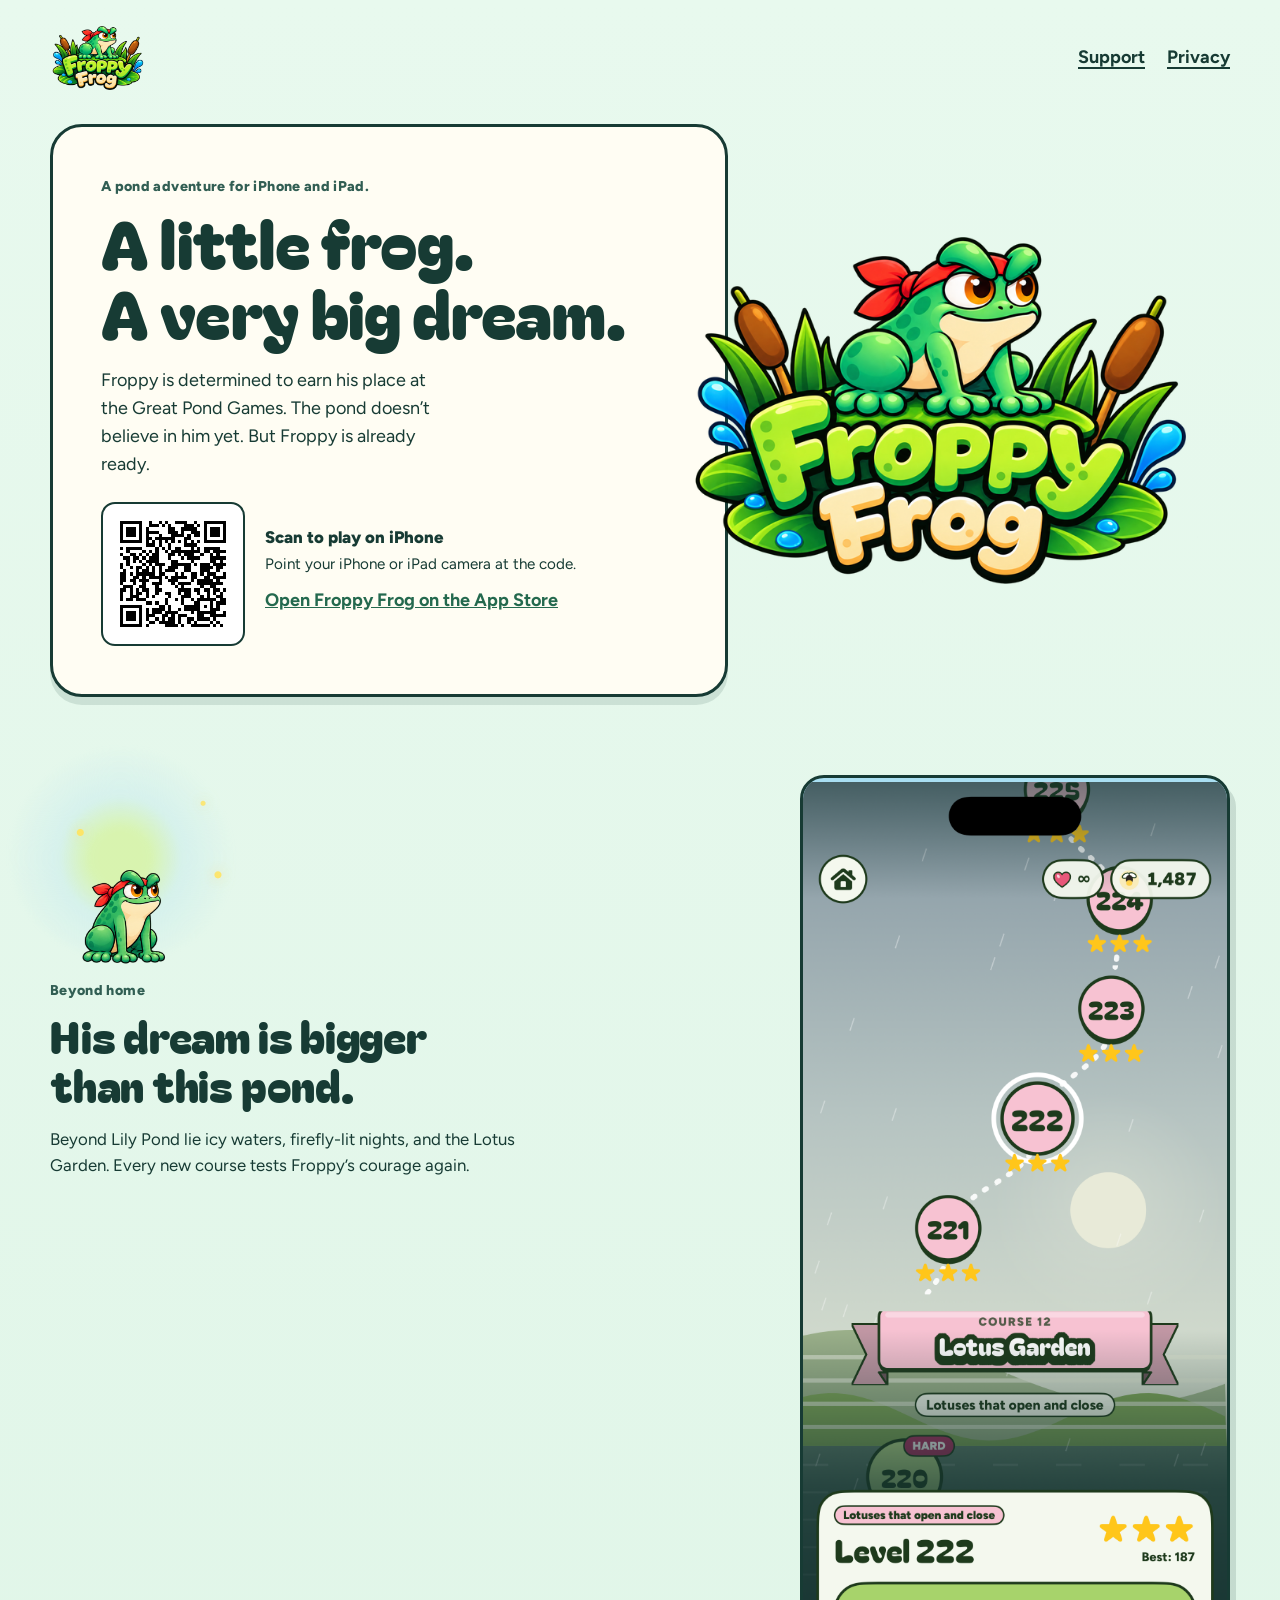
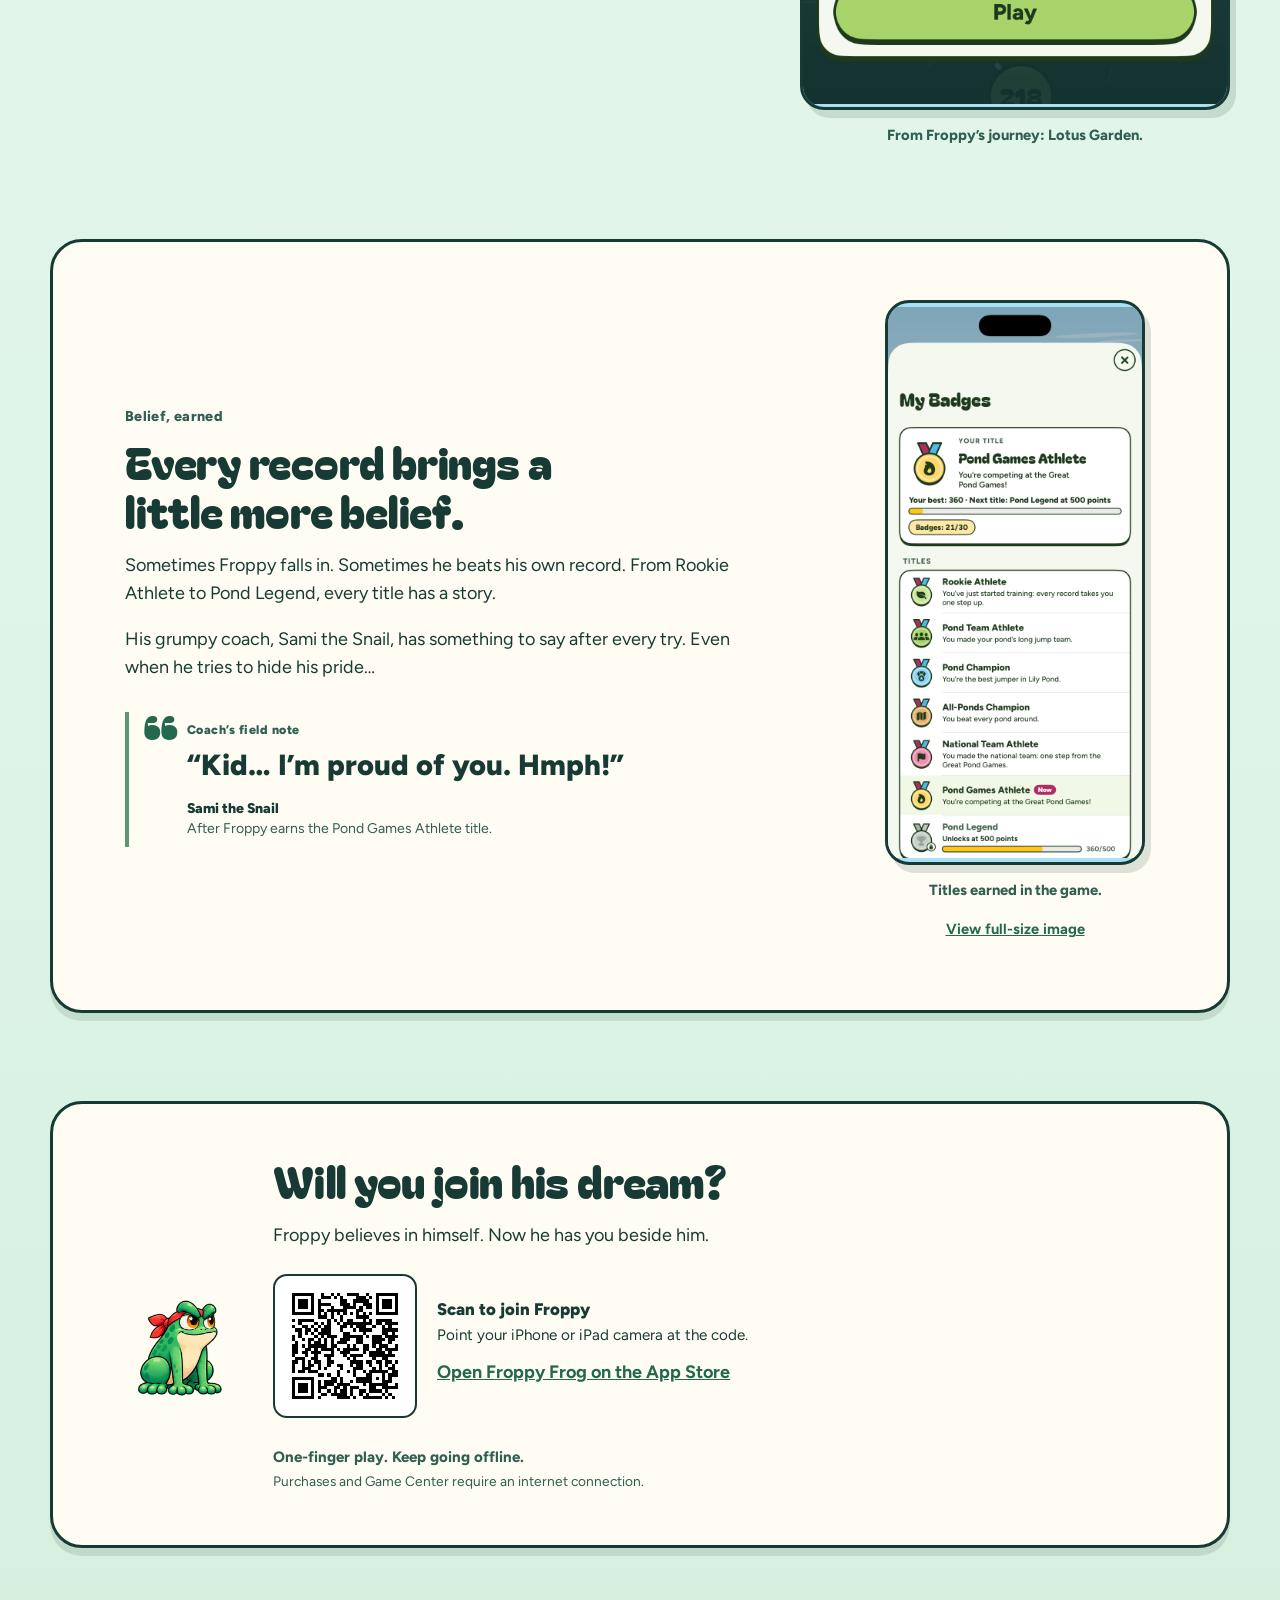
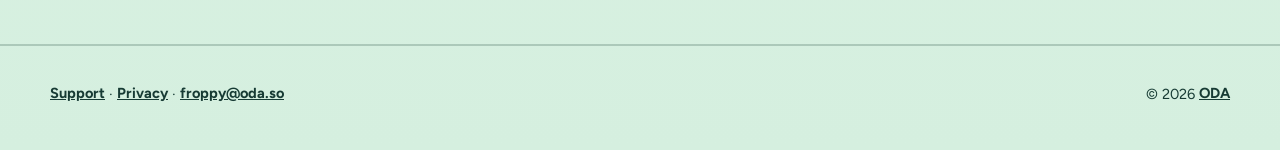
<file: index.html>
<!doctype html>
<html lang="en" class="no-js">
<head>
  <meta charset="utf-8">
  <meta name="viewport" content="width=device-width,initial-scale=1">
  <meta name="theme-color" content="#dff5e7">
  <title>Froppy Frog | A little frog. A very big dream.</title>
  <meta name="description" content="Join Froppy’s dream of reaching the Great Pond Games. Explore changing ponds, set new personal records, and earn titles on iPhone and iPad.">
  <link rel="canonical" href="https://froppyfrog.oda.so/">
  <meta property="og:type" content="website">
  <meta property="og:site_name" content="Froppy Frog">
  <meta property="og:title" content="Froppy Frog | A little frog. A very big dream.">
  <meta property="og:description" content="Join Froppy’s dream of reaching the Great Pond Games. Explore changing ponds, set new personal records, and earn titles on iPhone and iPad.">
  <meta property="og:url" content="https://froppyfrog.oda.so/">
  <meta property="og:image" content="https://froppyfrog.oda.so/assets/images/froppy-social.png">
  <meta property="og:image:width" content="990">
  <meta property="og:image:height" content="660">
  <meta property="og:image:alt" content="Froppy Frog logo with a green frog in a red bandana, lily pads, and reeds">
  <meta name="twitter:card" content="summary_large_image">
  <meta name="twitter:title" content="Froppy Frog | A little frog. A very big dream.">
  <meta name="twitter:description" content="Join Froppy’s dream of reaching the Great Pond Games.">
  <meta name="twitter:image" content="https://froppyfrog.oda.so/assets/images/froppy-social.png">
  <meta name="twitter:image:alt" content="Froppy Frog logo with a green frog in a red bandana, lily pads, and reeds">
  <meta name="apple-itunes-app" content="app-id=6817477024">
  <link rel="icon" href="/assets/images/froppy-logo.png" type="image/png">
  <link rel="preload" href="/assets/fonts/Figtree-Latin.woff2" as="font" type="font/woff2" crossorigin>
  <link rel="preload" href="/assets/fonts/BagelFatOne-Latin.woff2" as="font" type="font/woff2" crossorigin>
  <link rel="stylesheet" href="/style.css">
  <script>document.documentElement.classList.replace('no-js','js')</script>
  <script src="/store-handoff.js"></script>
  <script src="/script.js" defer></script>
</head>
<body class="landing-page">
  <a class="skip-link" href="#main-content">Skip to main content</a>

  <header class="site-header">
    <nav class="site-nav shell" aria-label="Main navigation">
      <a class="brand-lockup header-brand" href="/" aria-current="page">
        <img src="/assets/images/froppy-logo.png" width="660" height="440" alt="Froppy Frog" fetchpriority="low">
      </a>
      <div class="nav-links">
        <a href="/support">Support</a>
        <a href="/privacy">Privacy</a>
      </div>
    </nav>
  </header>

  <main id="main-content">
    <section class="hero shell" aria-labelledby="hero-title">
      <div class="hero-art">
        <img src="/assets/images/froppy-logo.png" width="660" height="440" alt="Froppy Frog" fetchpriority="low" decoding="async">
      </div>
      <div class="hero-copy paper-panel">
        <p class="eyebrow">A pond adventure for iPhone and iPad.</p>
        <h1 id="hero-title" aria-label="A little frog. A very big dream."><span class="hero-title-line" aria-hidden="true">A little frog.</span> <span class="hero-title-line" aria-hidden="true">A very big dream.</span></h1>
        <p>Froppy is determined to earn his place at the Great Pond Games. The pond doesn’t believe in him yet. But Froppy is already ready.</p>
        <div class="store-handoff">
          <a class="store-badge" href="https://apps.apple.com/app/id6817477024?ct=w-en-home-index-hero">
            <img src="/assets/store/app-store-badge-en-us.svg" width="162" height="54" alt="Download Froppy Frog on the App Store">
          </a>
          <div class="store-qr">
            <img src="/assets/store/froppy-qr-home.svg" width="144" height="144" alt="QR code that opens Froppy Frog on the App Store" decoding="async">
            <div class="store-qr-copy">
              <p class="store-qr-title">Scan to play on iPhone</p>
              <p>Point your iPhone or iPad camera at the code.</p>
              <a href="https://apps.apple.com/app/id6817477024?ct=w-en-home-index-hero">Open Froppy Frog on the App Store</a>
            </div>
          </div>
          <p class="store-note">Froppy Frog is available for iPhone and iPad. <a href="https://apps.apple.com/app/id6817477024?ct=w-en-home-index-hero">See it on the App Store</a></p>
        </div>
      </div>
    </section>

    <section class="world-story shell" id="story" aria-labelledby="world-title">
      <div class="story-copy world-copy">
        <img class="story-froppy" src="/assets/images/hoppy-resting.png" width="512" height="512" alt="Froppy Frog, ready for the journey" loading="lazy" decoding="async">
        <p class="eyebrow">Beyond home</p>
        <h2 id="world-title">His dream is bigger than this pond.</h2>
        <p>Beyond Lily Pond lie icy waters, firefly-lit nights, and the Lotus Garden. Every new course tests Froppy’s courage again.</p>
      </div>

      <figure class="story-proof map-proof">
        <div class="media-frame map-frame">
          <img data-lazy-src="/assets/screenshots/4-map.png" width="1206" height="2622" decoding="async" alt="Adventure map showing Froppy at Level 222 in Lotus Garden">
          <noscript><img src="/assets/screenshots/4-map.png" width="1206" height="2622" loading="lazy" alt="Adventure map showing Froppy at Level 222 in Lotus Garden"></noscript>
          <div class="image-fallback" hidden>
            <p>Image couldn’t load.</p>
            <button type="button" class="retry-image">Try again</button>
          </div>
        </div>
        <figcaption>From Froppy’s journey: Lotus Garden.</figcaption>
      </figure>
    </section>

    <section class="belief-story shell" aria-labelledby="belief-title">
      <div class="belief-bank paper-panel">
        <div class="belief-copy">
          <p class="eyebrow">Belief, earned</p>
          <h2 id="belief-title">Every record brings a little more belief.</h2>
          <p>Sometimes Froppy falls in. Sometimes he beats his own record. From Rookie Athlete to Pond Legend, every title has a story.</p>
          <p>His grumpy coach, Sami the Snail, has something to say after every try. Even when he tries to hide his pride…</p>
          <blockquote>
            <p class="quote-label">Coach’s field note</p>
            <p>“Kid… I’m proud of you. Hmph!”</p>
            <footer><cite>Sami the Snail</cite><span>After Froppy earns the Pond Games Athlete title.</span></footer>
          </blockquote>
        </div>

        <figure class="story-proof badge-proof">
          <div class="media-frame badge-frame">
            <img data-lazy-src="/assets/screenshots/5-badges.png" width="1320" height="2868" decoding="async" alt="My Badges screen showing titles from Rookie Athlete to Pond Legend">
            <noscript><img src="/assets/screenshots/5-badges.png" width="1320" height="2868" loading="lazy" alt="My Badges screen showing titles from Rookie Athlete to Pond Legend"></noscript>
            <div class="image-fallback" hidden>
              <p>Image couldn’t load.</p>
              <button type="button" class="retry-image">Try again</button>
            </div>
          </div>
          <figcaption>
            <span>Titles earned in the game.</span>
            <a href="/assets/screenshots/5-badges.png" target="_blank" rel="noopener">View full-size image</a>
          </figcaption>
        </figure>
      </div>
    </section>

    <section class="closing shell" aria-labelledby="closing-title">
      <div class="closing-bank paper-panel">
        <img data-lazy-src="/assets/images/hoppy-resting.png" width="512" height="512" decoding="async" alt="">
        <noscript><img src="/assets/images/hoppy-resting.png" width="512" height="512" loading="lazy" alt=""></noscript>
        <div class="closing-copy">
          <h2 id="closing-title">Will you join his dream?</h2>
          <p>Froppy believes in himself. Now he has you beside him.</p>
          <div class="store-handoff">
            <a class="store-badge" href="https://apps.apple.com/app/id6817477024?ct=w-en-home-index-end">
              <img src="/assets/store/app-store-badge-en-us.svg" width="162" height="54" alt="Download Froppy Frog on the App Store">
            </a>
            <div class="store-qr">
              <img src="/assets/store/froppy-qr-home.svg" width="144" height="144" alt="QR code that opens Froppy Frog on the App Store" loading="lazy" decoding="async">
              <div class="store-qr-copy">
                <p class="store-qr-title">Scan to join Froppy</p>
                <p>Point your iPhone or iPad camera at the code.</p>
                <a href="https://apps.apple.com/app/id6817477024?ct=w-en-home-index-end">Open Froppy Frog on the App Store</a>
              </div>
            </div>
            <p class="store-note">Froppy Frog is available for iPhone and iPad. <a href="https://apps.apple.com/app/id6817477024?ct=w-en-home-index-end">See it on the App Store</a></p>
          </div>
          <p class="product-note">One-finger play. Keep going offline.</p>
          <p class="utility-note">Purchases and Game Center require an internet connection.</p>
        </div>
      </div>
    </section>
  </main>

  <footer class="site-footer">
    <div class="shell footer-row">
      <p><a href="/support">Support</a> · <a href="/privacy">Privacy</a> · <a href="mailto:froppy@oda.so">froppy@oda.so</a></p>
      <p>© 2026 <a href="https://oda.so">ODA</a></p>
    </div>
  </footer>
</body>
</html>
</file>
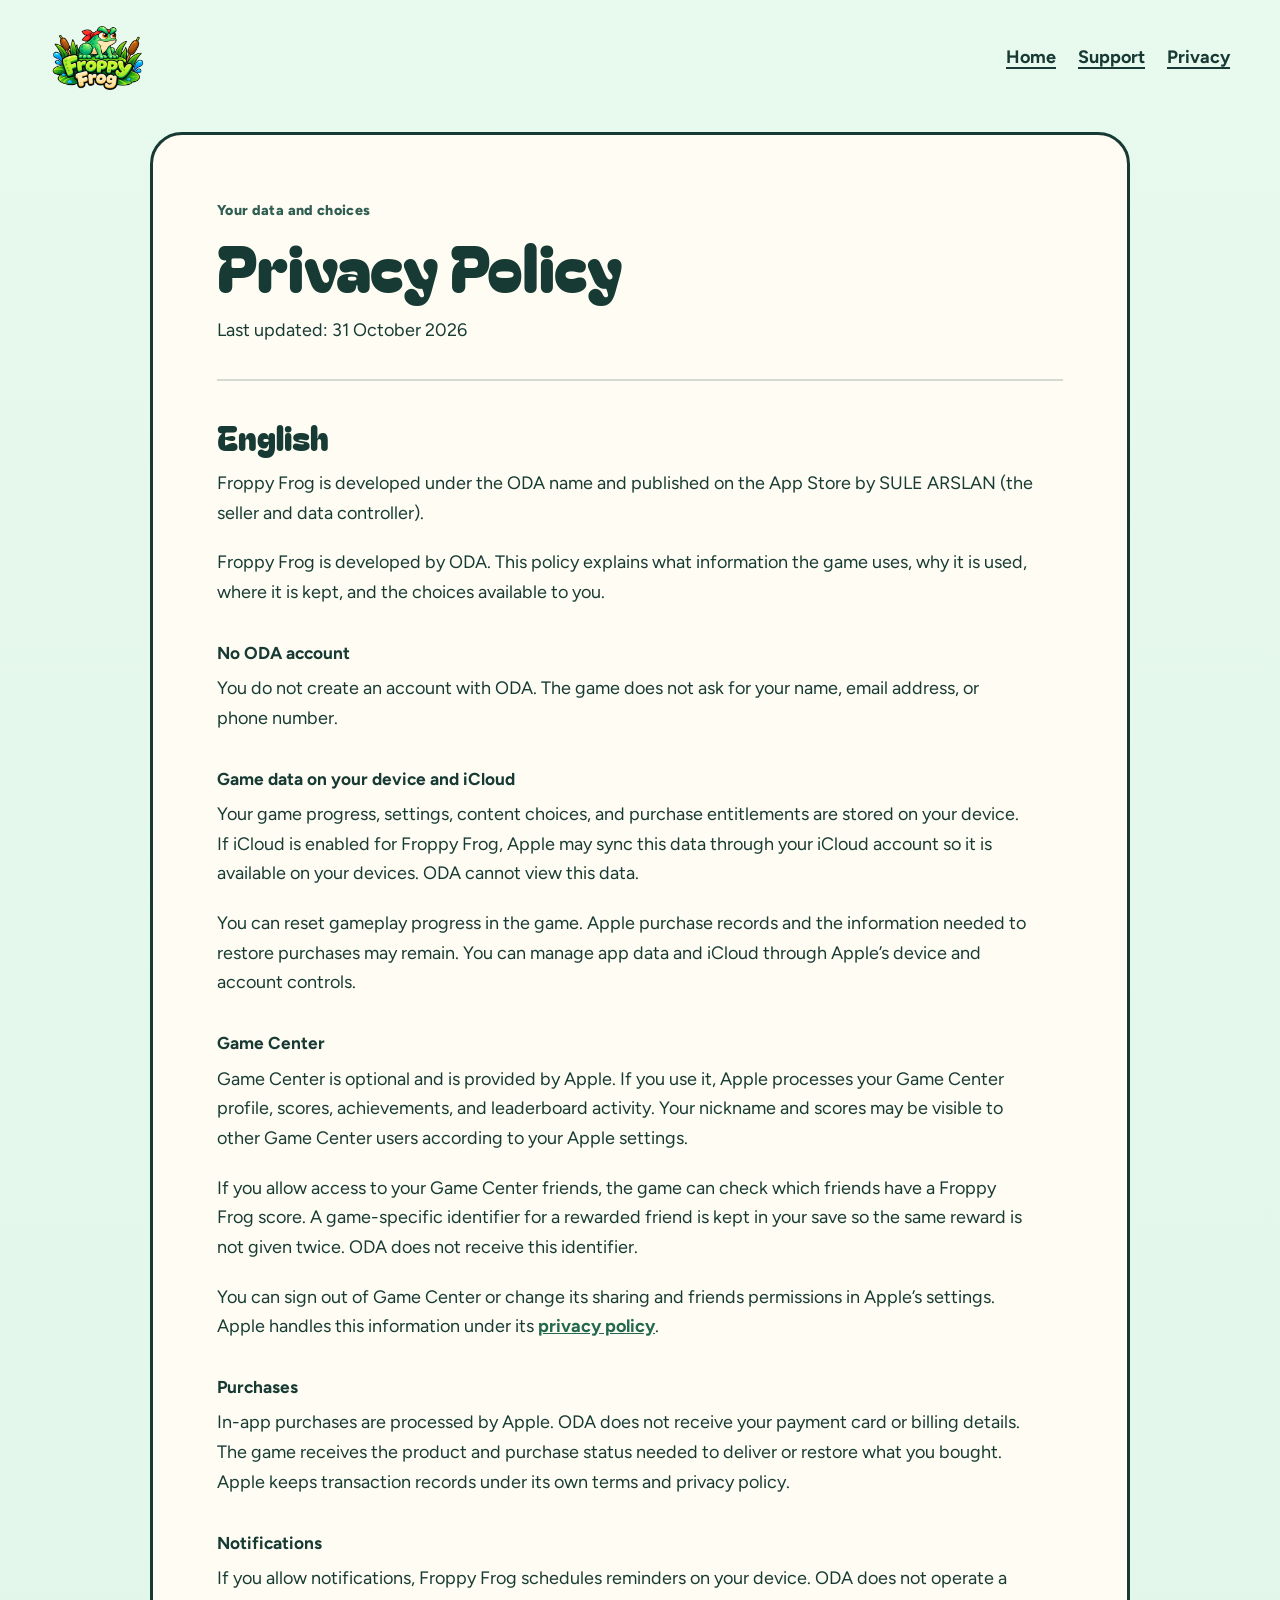
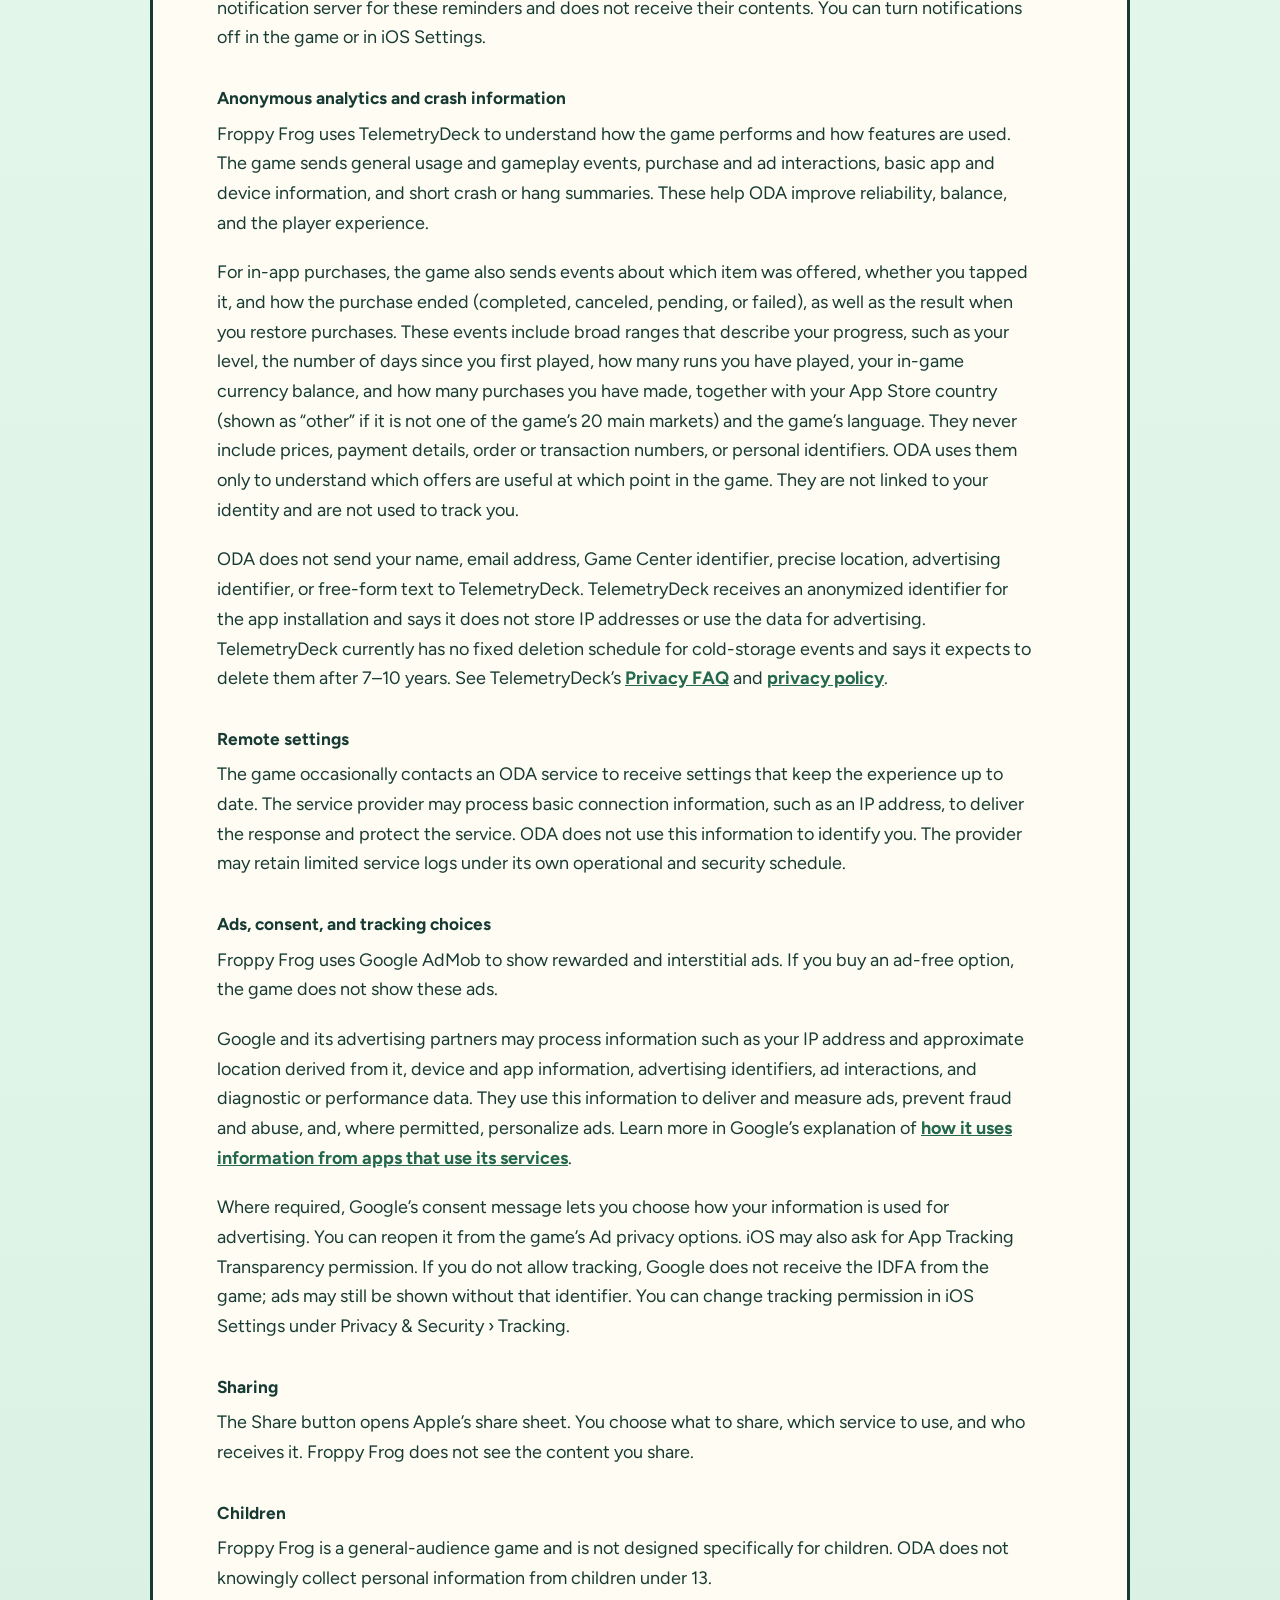
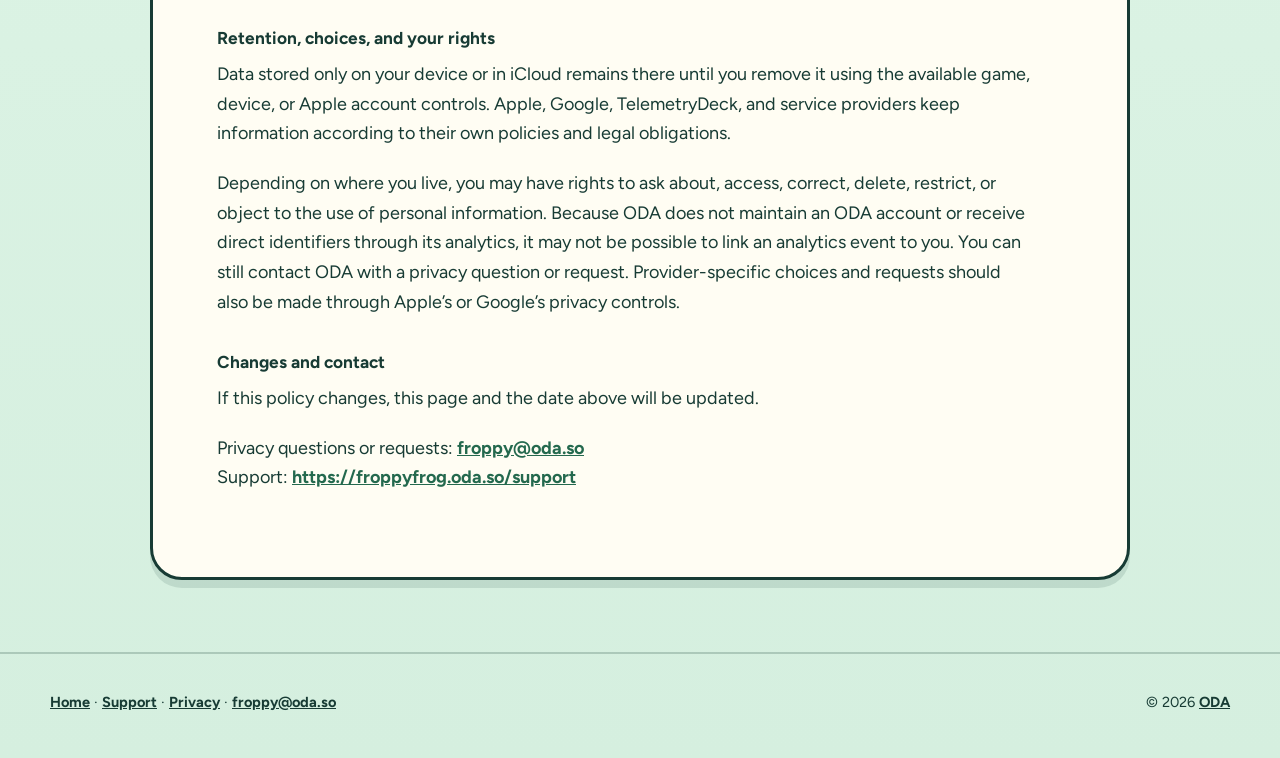
<file: privacy/index.html>
<!doctype html>
<html lang="en">
<head>
<meta charset="utf-8">
<meta name="viewport" content="width=device-width,initial-scale=1">
<meta name="theme-color" content="#dff5e7">
<title>Froppy Frog Privacy Policy</title>
<meta name="description" content="Froppy Frog privacy policy: device and iCloud data, Game Center, purchases, analytics, ads, and your choices.">
<link rel="icon" href="/assets/images/froppy-logo.png" type="image/png">
<link rel="preload" href="/assets/fonts/Figtree-Latin.woff2" as="font" type="font/woff2" crossorigin>
<link rel="preload" href="/assets/fonts/BagelFatOne-Latin.woff2" as="font" type="font/woff2" crossorigin>
<link rel="stylesheet" href="/style.css">
</head>
<body class="utility-page">
<a class="skip-link" href="#main-content">Skip to main content</a>

<header class="site-header utility-header">
  <nav class="site-nav shell" aria-label="Main navigation">
    <a class="brand-lockup header-brand" href="/">
      <img src="/assets/images/froppy-logo.png" width="660" height="440" alt="Froppy Frog" fetchpriority="low">
    </a>
    <div class="nav-links">
      <a href="/">Home</a>
      <a href="/support">Support</a>
      <a href="/privacy" aria-current="page">Privacy</a>
    </div>
  </nav>
</header>

<main id="main-content" class="utility-main shell">
<!-- Generated from the reviewed docs/PRIVACY_POLICY.md source, SHA-256 ed4fbae4b524ca77c8120957e0f01da1ca6937fc1ccf9b0ab704aa4d2c28c164. -->
<article class="utility-paper paper-panel privacy-paper">
<header class="utility-title">
  <p class="eyebrow">Your data and choices</p>
  <h1>Privacy Policy</h1>
  <p>Last updated: 31 October 2026</p>
</header>

<section id="en-content" class="language-panel language-panel-en" lang="en" aria-labelledby="en-title">
<h2 id="en-title">English</h2>
<p>Froppy Frog is developed under the ODA name and published on the App Store by SULE ARSLAN (the seller and data controller).</p>
<p>Froppy Frog is developed by ODA. This policy explains what information the game uses, why it is used, where it is kept, and the choices available to you.</p>
<h3>No ODA account</h3>
<p>You do not create an account with ODA. The game does not ask for your name, email address, or phone number.</p>
<h3>Game data on your device and iCloud</h3>
<p>Your game progress, settings, content choices, and purchase entitlements are stored on your device. If iCloud is enabled for Froppy Frog, Apple may sync this data through your iCloud account so it is available on your devices. ODA cannot view this data.</p>
<p>You can reset gameplay progress in the game. Apple purchase records and the information needed to restore purchases may remain. You can manage app data and iCloud through Apple’s device and account controls.</p>
<h3>Game Center</h3>
<p>Game Center is optional and is provided by Apple. If you use it, Apple processes your Game Center profile, scores, achievements, and leaderboard activity. Your nickname and scores may be visible to other Game Center users according to your Apple settings.</p>
<p>If you allow access to your Game Center friends, the game can check which friends have a Froppy Frog score. A game-specific identifier for a rewarded friend is kept in your save so the same reward is not given twice. ODA does not receive this identifier.</p>
<p>You can sign out of Game Center or change its sharing and friends permissions in Apple’s settings. Apple handles this information under its <a href="https://www.apple.com/legal/privacy/">privacy policy</a>.</p>
<h3>Purchases</h3>
<p>In-app purchases are processed by Apple. ODA does not receive your payment card or billing details. The game receives the product and purchase status needed to deliver or restore what you bought. Apple keeps transaction records under its own terms and privacy policy.</p>
<h3>Notifications</h3>
<p>If you allow notifications, Froppy Frog schedules reminders on your device. ODA does not operate a notification server for these reminders and does not receive their contents. You can turn notifications off in the game or in iOS Settings.</p>
<h3>Anonymous analytics and crash information</h3>
<p>Froppy Frog uses TelemetryDeck to understand how the game performs and how features are used. The game sends general usage and gameplay events, purchase and ad interactions, basic app and device information, and short crash or hang summaries. These help ODA improve reliability, balance, and the player experience.</p>
<p>For in-app purchases, the game also sends events about which item was offered, whether you tapped it, and how the purchase ended (completed, canceled, pending, or failed), as well as the result when you restore purchases. These events include broad ranges that describe your progress, such as your level, the number of days since you first played, how many runs you have played, your in-game currency balance, and how many purchases you have made, together with your App Store country (shown as “other” if it is not one of the game’s 20 main markets) and the game’s language. They never include prices, payment details, order or transaction numbers, or personal identifiers. ODA uses them only to understand which offers are useful at which point in the game. They are not linked to your identity and are not used to track you.</p>
<p>ODA does not send your name, email address, Game Center identifier, precise location, advertising identifier, or free-form text to TelemetryDeck. TelemetryDeck receives an anonymized identifier for the app installation and says it does not store IP addresses or use the data for advertising. TelemetryDeck currently has no fixed deletion schedule for cold-storage events and says it expects to delete them after 7–10 years. See TelemetryDeck’s <a href="https://telemetrydeck.com/docs/guides/privacy-faq/">Privacy FAQ</a> and <a href="https://telemetrydeck.com/privacy/">privacy policy</a>.</p>
<h3>Remote settings</h3>
<p>The game occasionally contacts an ODA service to receive settings that keep the experience up to date. The service provider may process basic connection information, such as an IP address, to deliver the response and protect the service. ODA does not use this information to identify you. The provider may retain limited service logs under its own operational and security schedule.</p>
<h3>Ads, consent, and tracking choices</h3>
<p>Froppy Frog uses Google AdMob to show rewarded and interstitial ads. If you buy an ad-free option, the game does not show these ads.</p>
<p>Google and its advertising partners may process information such as your IP address and approximate location derived from it, device and app information, advertising identifiers, ad interactions, and diagnostic or performance data. They use this information to deliver and measure ads, prevent fraud and abuse, and, where permitted, personalize ads. Learn more in Google’s explanation of <a href="https://policies.google.com/technologies/partner-sites">how it uses information from apps that use its services</a>.</p>
<p>Where required, Google’s consent message lets you choose how your information is used for advertising. You can reopen it from the game’s Ad privacy options. iOS may also ask for App Tracking Transparency permission. If you do not allow tracking, Google does not receive the IDFA from the game; ads may still be shown without that identifier. You can change tracking permission in iOS Settings under Privacy &amp; Security › Tracking.</p>
<h3>Sharing</h3>
<p>The Share button opens Apple’s share sheet. You choose what to share, which service to use, and who receives it. Froppy Frog does not see the content you share.</p>
<h3>Children</h3>
<p>Froppy Frog is a general-audience game and is not designed specifically for children. ODA does not knowingly collect personal information from children under 13.</p>
<h3>Retention, choices, and your rights</h3>
<p>Data stored only on your device or in iCloud remains there until you remove it using the available game, device, or Apple account controls. Apple, Google, TelemetryDeck, and service providers keep information according to their own policies and legal obligations.</p>
<p>Depending on where you live, you may have rights to ask about, access, correct, delete, restrict, or object to the use of personal information. Because ODA does not maintain an ODA account or receive direct identifiers through its analytics, it may not be possible to link an analytics event to you. You can still contact ODA with a privacy question or request. Provider-specific choices and requests should also be made through Apple’s or Google’s privacy controls.</p>
<h3>Changes and contact</h3>
<p>If this policy changes, this page and the date above will be updated.</p>
<p>Privacy questions or requests: <a href="mailto:froppy@oda.so">froppy@oda.so</a><br> Support: <a href="/support">https://froppyfrog.oda.so/support</a></p>
</section>
</article>
</main>

<footer class="site-footer">
  <div class="shell footer-row">
    <p><a href="/">Home</a> · <a href="/support">Support</a> · <a href="/privacy">Privacy</a> · <a href="mailto:froppy@oda.so">froppy@oda.so</a></p>
    <p>© 2026 <a href="https://oda.so">ODA</a></p>
  </div>
</footer>
</body>
</html>
</file>
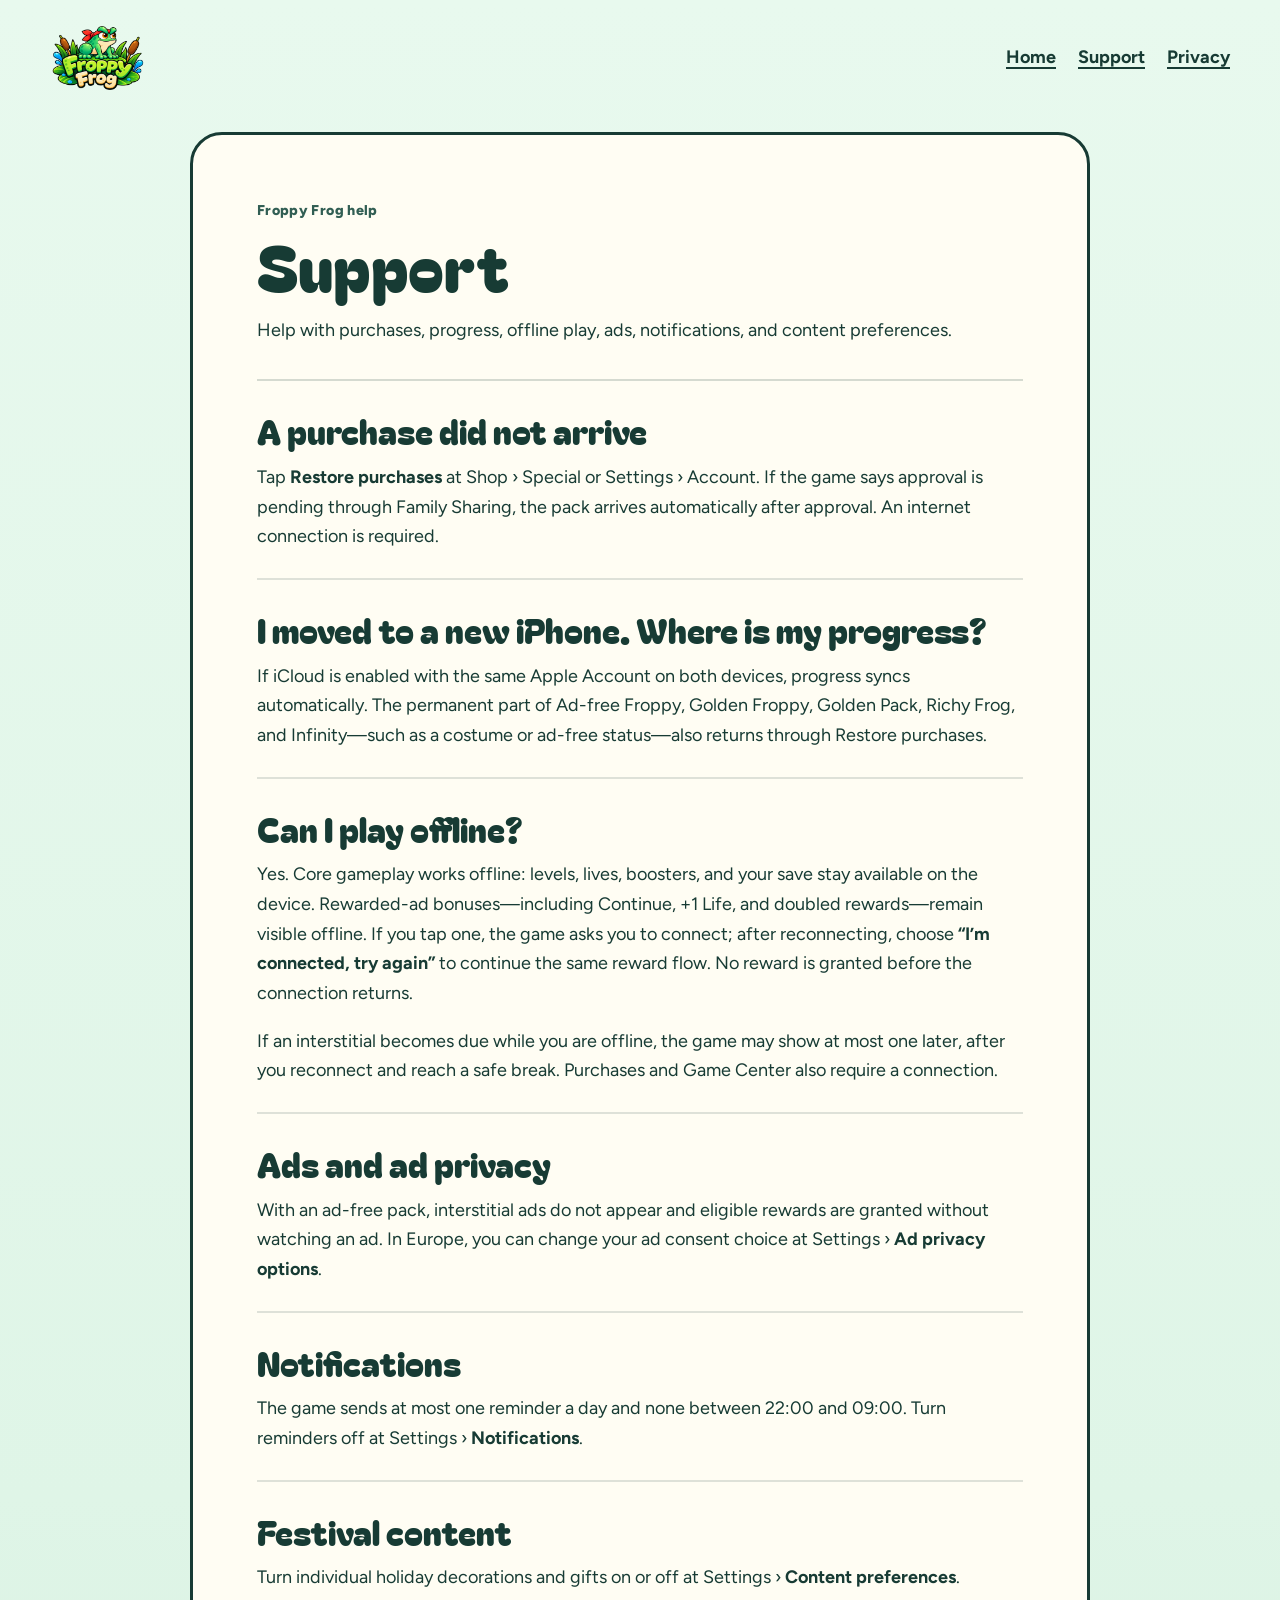
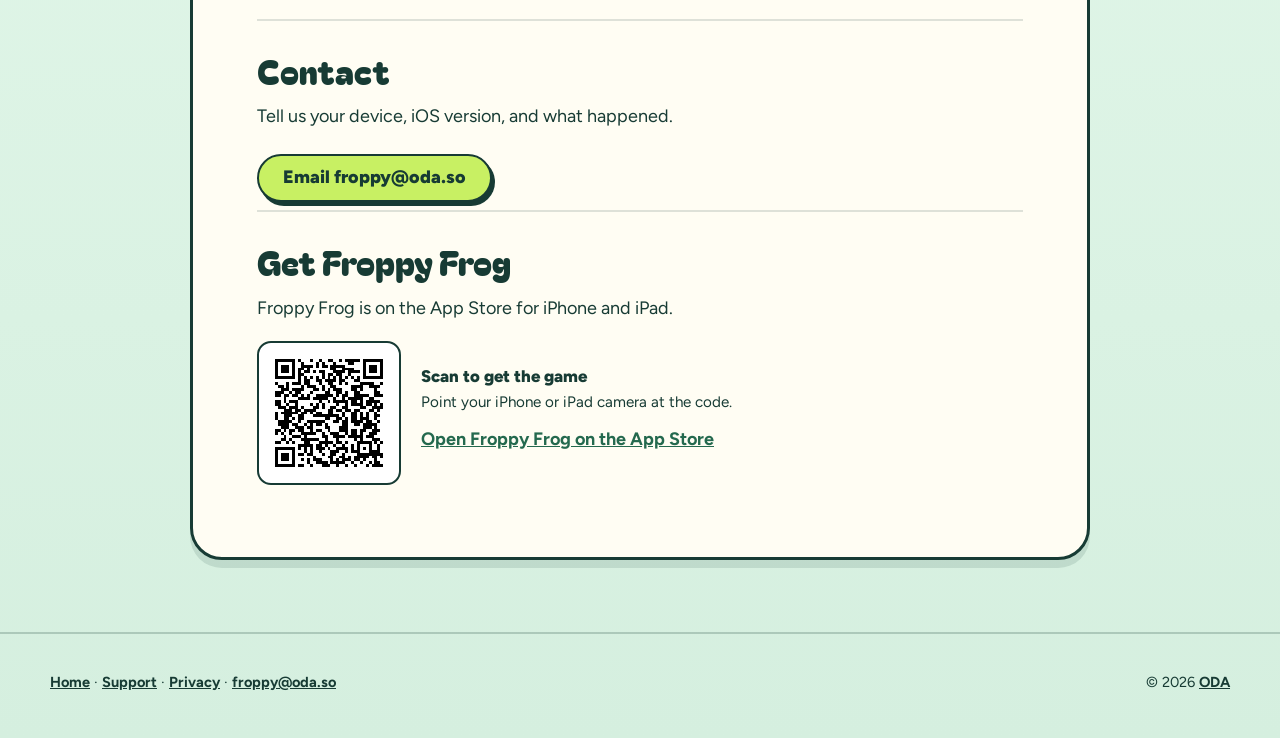
<file: support/index.html>
<!doctype html>
<html lang="en">
<head>
<meta charset="utf-8">
<meta name="viewport" content="width=device-width,initial-scale=1">
<meta name="theme-color" content="#dff5e7">
<title>Froppy Frog Support</title>
<meta name="description" content="Froppy Frog support for purchases, iCloud sync, offline play, ads, notifications, content preferences, and contact.">
<link rel="icon" href="/assets/images/froppy-logo.png" type="image/png">
<link rel="preload" href="/assets/fonts/Figtree-Latin.woff2" as="font" type="font/woff2" crossorigin>
<link rel="preload" href="/assets/fonts/BagelFatOne-Latin.woff2" as="font" type="font/woff2" crossorigin>
<link rel="stylesheet" href="/style.css">
<script src="/store-handoff.js"></script>
</head>
<body class="utility-page">
<a class="skip-link" href="#main-content">Skip to main content</a>

<header class="site-header utility-header">
  <nav class="site-nav shell" aria-label="Main navigation">
    <a class="brand-lockup header-brand" href="/">
      <img src="/assets/images/froppy-logo.png" width="660" height="440" alt="Froppy Frog" fetchpriority="low">
    </a>
    <div class="nav-links">
      <a href="/">Home</a>
      <a href="/support" aria-current="page">Support</a>
      <a href="/privacy">Privacy</a>
    </div>
  </nav>
</header>

<main id="main-content" class="utility-main shell">
  <article class="utility-paper paper-panel">
    <header class="utility-title">
      <p class="eyebrow">Froppy Frog help</p>
      <h1>Support</h1>
      <p>Help with purchases, progress, offline play, ads, notifications, and content preferences.</p>
    </header>

    <section class="utility-section">
      <h2>A purchase did not arrive</h2>
      <p>Tap <strong>Restore purchases</strong> at Shop › Special or Settings › Account. If the game says approval is pending through Family Sharing, the pack arrives automatically after approval. An internet connection is required.</p>
    </section>

    <section class="utility-section">
      <h2>I moved to a new iPhone. Where is my progress?</h2>
      <p>If iCloud is enabled with the same Apple Account on both devices, progress syncs automatically. The permanent part of Ad-free Froppy, Golden Froppy, Golden Pack, Richy Frog, and Infinity—such as a costume or ad-free status—also returns through Restore purchases.</p>
    </section>

    <section class="utility-section">
      <h2>Can I play offline?</h2>
      <p>Yes. Core gameplay works offline: levels, lives, boosters, and your save stay available on the device. Rewarded-ad bonuses—including Continue, +1 Life, and doubled rewards—remain visible offline. If you tap one, the game asks you to connect; after reconnecting, choose <strong>“I’m connected, try again”</strong> to continue the same reward flow. No reward is granted before the connection returns.</p>
      <p>If an interstitial becomes due while you are offline, the game may show at most one later, after you reconnect and reach a safe break. Purchases and Game Center also require a connection.</p>
    </section>

    <section class="utility-section">
      <h2>Ads and ad privacy</h2>
      <p>With an ad-free pack, interstitial ads do not appear and eligible rewards are granted without watching an ad. In Europe, you can change your ad consent choice at Settings › <strong>Ad privacy options</strong>.</p>
    </section>

    <section class="utility-section">
      <h2>Notifications</h2>
      <p>The game sends at most one reminder a day and none between 22:00 and 09:00. Turn reminders off at Settings › <strong>Notifications</strong>.</p>
    </section>

    <section class="utility-section">
      <h2>Festival content</h2>
      <p>Turn individual holiday decorations and gifts on or off at Settings › <strong>Content preferences</strong>.</p>
    </section>

    <section class="utility-section utility-contact">
      <h2>Contact</h2>
      <p>Tell us your device, iOS version, and what happened.</p>
      <a class="button button-primary" href="mailto:froppy@oda.so">Email froppy@oda.so</a>
    </section>
    <section class="utility-section utility-store" aria-labelledby="store-title">
      <h2 id="store-title">Get Froppy Frog</h2>
      <p>Froppy Frog is on the App Store for iPhone and iPad.</p>
      <div class="store-handoff">
        <a class="store-badge" href="https://apps.apple.com/app/id6817477024?ct=w-en-support-index-end">
          <img src="/assets/store/app-store-badge-en-us.svg" width="162" height="54" alt="Download Froppy Frog on the App Store">
        </a>
        <div class="store-qr">
          <img src="/assets/store/froppy-qr-support.svg" width="144" height="144" alt="QR code that opens Froppy Frog on the App Store" loading="lazy" decoding="async">
          <div class="store-qr-copy">
            <p class="store-qr-title">Scan to get the game</p>
            <p>Point your iPhone or iPad camera at the code.</p>
            <a href="https://apps.apple.com/app/id6817477024?ct=w-en-support-index-end">Open Froppy Frog on the App Store</a>
          </div>
        </div>
        <p class="store-note">Froppy Frog is available for iPhone and iPad. <a href="https://apps.apple.com/app/id6817477024?ct=w-en-support-index-end">See it on the App Store</a></p>
      </div>
    </section>
  </article>
</main>

<footer class="site-footer">
  <div class="shell footer-row">
    <p><a href="/">Home</a> · <a href="/support">Support</a> · <a href="/privacy">Privacy</a> · <a href="mailto:froppy@oda.so">froppy@oda.so</a></p>
    <p>© 2026 <a href="https://oda.so">ODA</a></p>
  </div>
</footer>
</body>
</html>
</file>
<file: style.css>
@font-face {
  font-family: "Bagel Fat One";
  src: url("/assets/fonts/BagelFatOne-Latin.woff2") format("woff2");
  font-display: swap;
  font-style: normal;
  font-weight: 400;
}

@font-face {
  font-family: "Figtree";
  src: url("/assets/fonts/Figtree-Latin.woff2") format("woff2-variations");
  font-display: swap;
  font-style: normal;
  font-weight: 300 900;
}

:root {
  --ink: #173b34;
  --muted: #55736c;
  --pond: #dff5e7;
  --paper: #fffdf3;
  --lily: #c8f063;
  --bandana: #ff7967;
  --sky: #a9dff2;
  --line: #9dcab4;
  --soft-shadow: 0 8px 0 rgba(23, 59, 52, 0.12);
  --press-shadow: 3px 4px 0 #173b34;
  --body-font: "Figtree", system-ui, -apple-system, BlinkMacSystemFont, "Segoe UI", sans-serif;
  --display-font: "Bagel Fat One", "Trebuchet MS", sans-serif;
}

* { box-sizing: border-box; }
html { scroll-behavior: smooth; -webkit-text-size-adjust: 100%; }
body { margin: 0; background: #fbf7ec; color: var(--ink); font: 1.0625rem/1.6 var(--body-font); }
img { display: block; max-width: 100%; height: auto; }
a { color: #24694e; font-weight: 700; overflow-wrap: anywhere; }
a:hover { color: var(--ink); }
h1, h2, h3, p { margin-top: 0; }
h1 { font-size: 2rem; line-height: 1.2; margin-bottom: 8px; }
h2 { font-size: 1.3rem; margin: 40px 0 8px; }
.muted, small { color: var(--muted); }
main:not(#main-content) { max-width: 720px; margin: 0 auto; padding: 32px 16px 64px; }
main:not(#main-content) nav { display: flex; flex-wrap: wrap; gap: 16px; margin-bottom: 24px; font-size: .95rem; }
main:not(#main-content) footer { margin-top: 48px; font-size: .9rem; color: var(--muted); }

.landing-page {
  min-width: 0;
  overflow-x: hidden;
  background: linear-gradient(180deg, #e8f9ee 0%, var(--pond) 64%, #d5efdf 100%);
  color: var(--ink);
  font: 1.125rem/1.55 var(--body-font);
}

.landing-page h1,
.landing-page h2 {
  font-family: var(--display-font);
  font-weight: 400;
  letter-spacing: -.005em;
}

.landing-page h1 { max-width: none; margin-bottom: 20px; font-size: clamp(1.65rem, 8.25vw, 4.25rem); line-height: 1.05; }
.hero-title-line { display: block; }
.landing-page h2 { max-width: 17ch; margin: 0 0 18px; font-size: clamp(2rem, 4vw, 2.75rem); line-height: 1.1; }
.landing-page p { max-width: 52ch; }
.shell { width: min(calc(100% - 32px), 1180px); margin-inline: auto; }
.paper-panel { border: 3px solid var(--ink); border-radius: 32px; background: var(--paper); box-shadow: var(--soft-shadow); }
.eyebrow { margin-bottom: 10px; color: #315e53; font-size: .89rem; font-weight: 800; letter-spacing: .025em; }

.skip-link {
  position: fixed;
  z-index: 10;
  top: 8px;
  left: 8px;
  padding: 10px 16px;
  border: 3px solid var(--ink);
  border-radius: 999px;
  background: var(--paper);
  color: var(--ink);
  transform: translateY(-160%);
}
.skip-link:focus { transform: translateY(0); }

.site-header { padding-block: 20px 0; }
.site-nav { display: flex; align-items: center; justify-content: space-between; gap: 12px 24px; }
.nav-links { display: flex; flex-wrap: wrap; gap: 10px 22px; }
.site-nav a:not(.brand-lockup) { display: inline-flex; min-height: 44px; align-items: center; color: var(--ink); text-decoration-thickness: 2px; text-underline-offset: 4px; }

.hero { display: grid; align-items: center; gap: 18px; padding-block: 24px 58px; }
.hero-art { position: relative; z-index: 2; min-width: 0; order: 1; }
.hero-art img { position: relative; z-index: 2; width: min(100%, 170px); margin-inline: auto; object-fit: contain; }
.hero-copy { position: relative; z-index: 3; min-width: 0; order: 2; padding: clamp(22px, 5vw, 52px); }
.hero-copy > p:not(.eyebrow) { max-width: 31ch; margin-bottom: 24px; }

.button {
  display: inline-flex;
  min-height: 48px;
  align-items: center;
  justify-content: center;
  padding: 11px 24px;
  border: 2px solid var(--ink);
  border-radius: 999px;
  color: var(--ink);
  font-weight: 850;
  line-height: 1.2;
  text-decoration: none;
  transition: transform 140ms ease-out, box-shadow 140ms ease-out, background-color 140ms ease-out;
}
.button-primary { background: var(--lily); box-shadow: var(--press-shadow); }
.button:hover { color: var(--ink); background: #dcff80; }
.button:active { box-shadow: 1px 2px 0 var(--ink); transform: translateY(2px); }

/* Store handoff: badge for iPhone/iPad (and without JS), QR card on wide
   non-iOS screens, plain note elsewhere. The Apple badge keeps clear space of
   at least a quarter of its 54px height and is never scaled below 40px. */
.store-handoff { margin-top: 4px; }
.store-badge { display: inline-flex; margin: 0; border-radius: 10px; line-height: 0; }
.store-badge img { width: 162px; height: 54px; max-width: none; }
.store-badge:focus-visible { outline-offset: 4px; }
.store-qr,
.store-note { display: none; }
.store-qr { align-items: center; gap: 20px; }
.store-qr > img {
  flex: 0 0 auto;
  width: 144px;
  height: 144px;
  padding: 4px;
  border: 2px solid var(--ink);
  border-radius: 14px;
  background: #fff;
}
.store-qr-copy { min-width: 0; }
.store-qr-copy p { margin: 0 0 4px; font-size: .95rem; line-height: 1.4; }
.store-qr-copy .store-qr-title { color: var(--ink); font-size: 1.05rem; font-weight: 850; }
.store-qr-copy a { display: inline-flex; min-height: 44px; align-items: center; }
.store-note a { display: flex; width: fit-content; min-height: 44px; align-items: center; }
.store-note { margin: 0; color: #315e53; font-size: .98rem; font-weight: 700; }
[data-store="desktop"] .store-badge,
[data-store="other"] .store-badge { display: none; }
[data-store="desktop"] .store-qr { display: flex; }
[data-store="other"] .store-note { display: block; }
.utility-store .store-handoff { margin-top: 18px; }

.world-story { display: grid; gap: 34px; align-items: center; scroll-margin-top: 32px; padding-block: 8px 82px; }
.world-copy { position: relative; z-index: 2; isolation: isolate; order: 1; }
.world-copy::before {
  content: "";
  position: absolute;
  z-index: -2;
  top: -26px;
  left: -40px;
  width: 230px;
  height: 210px;
  border-radius: 50%;
  background:
    radial-gradient(circle at 48% 52%, rgba(200, 240, 99, .44) 0 18%, rgba(169, 223, 242, .24) 38%, transparent 70%);
  filter: blur(3px);
  pointer-events: none;
}
.world-copy::after {
  content: "";
  position: absolute;
  z-index: -1;
  top: 2px;
  left: 8px;
  width: 186px;
  height: 146px;
  background:
    radial-gradient(circle at 12% 38%, rgba(255, 227, 95, .92) 0 3px, transparent 4px),
    radial-gradient(circle at 78% 18%, rgba(255, 227, 95, .82) 0 2px, transparent 3px),
    radial-gradient(circle at 86% 67%, rgba(255, 227, 95, .88) 0 3px, transparent 4px),
    radial-gradient(circle at 30% 82%, rgba(255, 227, 95, .7) 0 2px, transparent 3px);
  filter: drop-shadow(0 0 7px rgba(255, 227, 95, .74));
  pointer-events: none;
}
.story-froppy { position: relative; z-index: 1; width: clamp(96px, 20vw, 148px); margin: 0 0 12px; object-fit: contain; }
.world-copy > p:last-child { margin-bottom: 0; font-size: 1.05rem; }
.story-proof { position: relative; z-index: 1; margin: 0; }
.story-proof figcaption { margin-top: 14px; color: #315e53; font-size: .92rem; font-weight: 750; text-align: center; }
.map-proof { order: 2; width: min(100%, 320px); margin-inline: auto; }

.media-frame {
  position: relative;
  overflow: hidden;
  border: 3px solid var(--ink);
  border-radius: 24px;
  background: var(--sky);
  box-shadow: 6px 8px 0 rgba(23, 59, 52, .14);
}
.map-frame { aspect-ratio: 1206 / 2622; }
.badge-frame { aspect-ratio: 1320 / 2868; }
.media-frame > img { position: relative; z-index: 1; width: 100%; height: 100%; object-fit: contain; }
.js .media-frame > img:not([src]) { visibility: hidden; }
.no-js .media-frame > img:not([src]) { display: none; }
.image-fallback {
  position: absolute;
  z-index: 2;
  inset: 0;
  display: grid;
  place-content: center;
  gap: 12px;
  padding: 24px;
  background: linear-gradient(180deg, var(--sky), var(--pond));
  text-align: center;
}
.image-fallback[hidden] { display: none; }
.image-fallback p { margin: 0; font-weight: 800; }
.retry-image {
  min-height: 44px;
  padding: 8px 16px;
  border: 2px solid var(--ink);
  border-radius: 999px;
  background: var(--paper);
  color: var(--ink);
  cursor: pointer;
  font: inherit;
  font-weight: 800;
}

.belief-story { padding-block: 0 88px; }
.belief-bank { display: grid; gap: 34px; padding: clamp(24px, 5vw, 58px); }
.belief-copy { position: relative; z-index: 2; }
.belief-copy > p { max-width: 51ch; }
.belief-copy > p:nth-of-type(3) { margin-bottom: 12px; }
blockquote {
  position: relative;
  margin: 30px 0 0;
  padding: 8px 0 8px 58px;
  border-left: 4px solid #5e9674;
}
blockquote::before {
  content: "“";
  position: absolute;
  top: -4px;
  left: 14px;
  color: #24694e;
  font-family: var(--display-font);
  font-size: 4rem;
  line-height: 1;
}
blockquote .quote-label { margin-bottom: 8px; color: #315e53; font-size: .78rem; font-weight: 850; letter-spacing: .04em; }
blockquote > p:not(.quote-label) { max-width: 30ch; margin-bottom: 16px; font-size: clamp(1.35rem, 2.5vw, 1.82rem); font-weight: 850; line-height: 1.24; }
blockquote footer { color: #315e53; font-size: .88rem; line-height: 1.4; }
blockquote cite { display: block; color: var(--ink); font-style: normal; font-weight: 850; }
blockquote footer span { display: block; max-width: 42ch; }
.badge-proof { width: min(100%, 270px); margin-inline: auto; }
.badge-proof figcaption { display: grid; justify-items: center; gap: 6px; }
.badge-proof figcaption a { display: inline-flex; min-height: 44px; align-items: center; }

.closing { padding-block: 0 74px; }
.closing-bank { display: grid; align-items: center; gap: 18px; padding: clamp(24px, 5vw, 52px); }
.closing-bank > img { position: relative; z-index: 2; width: min(42vw, 150px); margin-inline: auto; object-fit: contain; }
.js .closing-bank > img:not([src]) { visibility: hidden; aspect-ratio: 1; }
.no-js .closing-bank > img:not([src]) { display: none; }
.closing-copy { position: relative; z-index: 3; }
.closing-copy > p { margin-bottom: 24px; }
.closing-copy .product-note { margin: 28px 0 2px; color: #315e53; font-size: .94rem; font-weight: 750; }
.closing-copy .utility-note { margin: 0; color: #315e53; font-size: .86rem; }
.site-footer { padding-block: 26px 34px; border-top: 2px solid rgba(23, 59, 52, .22); }
.footer-row { display: flex; flex-wrap: wrap; justify-content: space-between; gap: 8px 24px; }
.footer-row p { margin-bottom: 0; font-size: .91rem; }
.footer-row a { display: inline-flex; min-height: 44px; align-items: center; color: var(--ink); }

.utility-page {
  min-width: 0;
  background: linear-gradient(180deg, #e8f9ee 0%, var(--pond) 64%, #d5efdf 100%);
  color: var(--ink);
  font: 1.125rem/1.65 var(--body-font);
}
.utility-header { padding-bottom: 24px; }
.brand-lockup { display: inline-flex; min-width: 0; flex: 0 0 auto; align-items: center; color: var(--ink); text-decoration: none; }
.brand-lockup img { width: 96px; height: auto; aspect-ratio: 660 / 440; object-fit: contain; }
.utility-main { padding-block: 18px 72px; }
.utility-paper { max-width: 900px; margin-inline: auto; padding: clamp(24px, 5vw, 64px); }
.utility-title { padding-bottom: 34px; border-bottom: 2px solid rgba(23, 59, 52, .18); }
.utility-title h1 { margin: 0 0 16px; font-family: var(--display-font); font-size: clamp(2.6rem, 7vw, 4rem); font-weight: 400; line-height: 1.05; }
.utility-title > p:last-child { margin-bottom: 0; }
.utility-section { padding-block: 30px 8px; }
.utility-section + .utility-section { border-top: 2px solid rgba(23, 59, 52, .14); }
.utility-section h2,
.language-panel h2 { margin: 0 0 12px; color: var(--ink); font-family: var(--display-font); font-size: clamp(1.65rem, 4vw, 2.15rem); font-weight: 400; line-height: 1.15; }
.language-panel h3 { margin: 34px 0 10px; color: var(--ink); font-size: 1.08rem; line-height: 1.3; }
.utility-section p,
.language-panel p { max-width: 68ch; }
.utility-contact .button { margin-top: 4px; }
.language-links { display: flex; flex-wrap: wrap; gap: 12px; margin-top: 26px; }
.language-links .button { min-width: 116px; }
.language-panel { padding-top: 36px; scroll-margin-top: 20px; }
.language-panel p { margin-bottom: 20px; }
.language-panel-tr { display: none; }
.language-panel-tr:target { display: block; }
.language-panel-tr:target ~ .language-panel-en { display: none; }
.privacy-paper { max-width: 980px; }

:focus { outline: none; }
:focus-visible {
  outline: 3px solid var(--ink);
  outline-offset: 3px;
  box-shadow: 0 0 0 6px var(--paper);
  scroll-margin: 16px;
}

@media (min-width: 580px) {
  .hero { gap: 0; padding-bottom: 44px; }
  .hero-art { z-index: 4; margin-bottom: -54px; }
  .hero-art img { width: min(100%, 320px); }
  .hero-copy { padding-top: clamp(68px, 10vw, 82px); }
  .closing-bank { grid-template-columns: 150px minmax(0, 1fr); }
  .closing-bank > noscript { grid-column: 1; }
}

@media (min-width: 768px) {
  .shell { width: min(calc(100% - 48px), 1180px); }
  .site-header { padding-top: 26px; }
  .hero { padding-block: 32px 52px; }
  .hero-art img { width: min(52vw, 340px); }
  .world-story { grid-template-columns: minmax(0, 1fr) minmax(360px, 440px); gap: 64px; padding-bottom: 92px; }
  .map-proof { width: min(100%, 440px); }
  .belief-bank { grid-template-columns: minmax(0, 1fr) 270px; align-items: center; gap: 56px; }
}

@media (min-width: 900px) {
  .landing-page h1 { font-size: clamp(2.5rem, 5.3vw, 3.7rem); }
  .hero {
    grid-template-columns: repeat(12, minmax(0, 1fr));
    column-gap: 24px;
    padding-block: 40px 44px;
  }
  .hero-copy {
    z-index: 2;
    grid-column: 1 / span 7;
    grid-row: 1;
    order: 1;
    padding: clamp(34px, 4vw, 48px);
  }
  .hero-copy > p:not(.eyebrow) { max-width: 29ch; }
  .hero-art {
    z-index: 3;
    grid-column: 8 / -1;
    grid-row: 1;
    order: 2;
    margin: 0;
  }
  .hero-art img { width: min(100%, 460px); margin-left: auto; }
  .world-story {
    grid-template-columns: repeat(12, minmax(0, 1fr));
    column-gap: 24px;
    padding-block: 34px 92px;
  }
  .world-copy { grid-column: 1 / span 5; align-self: start; padding-top: 44px; }
  .map-proof { grid-column: 7 / -1; width: min(100%, 430px); margin-inline: auto 0; }
}

@media (min-width: 1024px) {
  .belief-bank { grid-template-columns: minmax(0, 1fr) 280px; padding-inline: 72px; }
  .badge-proof { width: 260px; }
  .closing { padding-bottom: 96px; }
}

@media (min-width: 1200px) {
  .landing-page h1 { font-size: clamp(3rem, 5.2vw, 4.25rem); }
  .hero { padding-top: 34px; }
  .hero-copy { grid-column: 1 / span 7; }
  .hero-art { grid-column: 7 / -1; }
  .hero-art img { width: min(100%, 520px); }
}

@media (max-width: 374px) {
  .landing-page { font-size: 1.0625rem; }
  .site-nav { align-items: flex-start; }
  .nav-links { gap: 8px 14px; }
  .hero { padding-top: 20px; }
  .hero-art img { width: 150px; }
  .hero-copy { padding: 22px 18px; }
  .utility-page { font-size: 1.0625rem; }
  .brand-lockup img { width: 84px; }
  .utility-header .site-nav { align-items: center; }
  .utility-header .nav-links { width: 100%; justify-content: space-between; }
}

@media (prefers-reduced-motion: reduce) {
  html { scroll-behavior: auto; }
  *, *::before, *::after {
    animation-duration: .01ms !important;
    animation-iteration-count: 1 !important;
    transition-duration: .01ms !important;
  }
  .button:active { transform: none; }
}

@media (prefers-color-scheme: dark) {
  .landing-page { color-scheme: light; }
}

@media print {
  .landing-page,
  .utility-page { background: #fff; }
  .paper-panel,
  .media-frame,
  blockquote { box-shadow: none; }
  .site-header,
  .site-footer { break-inside: avoid; }
  blockquote { break-inside: avoid; }
}
</file>
